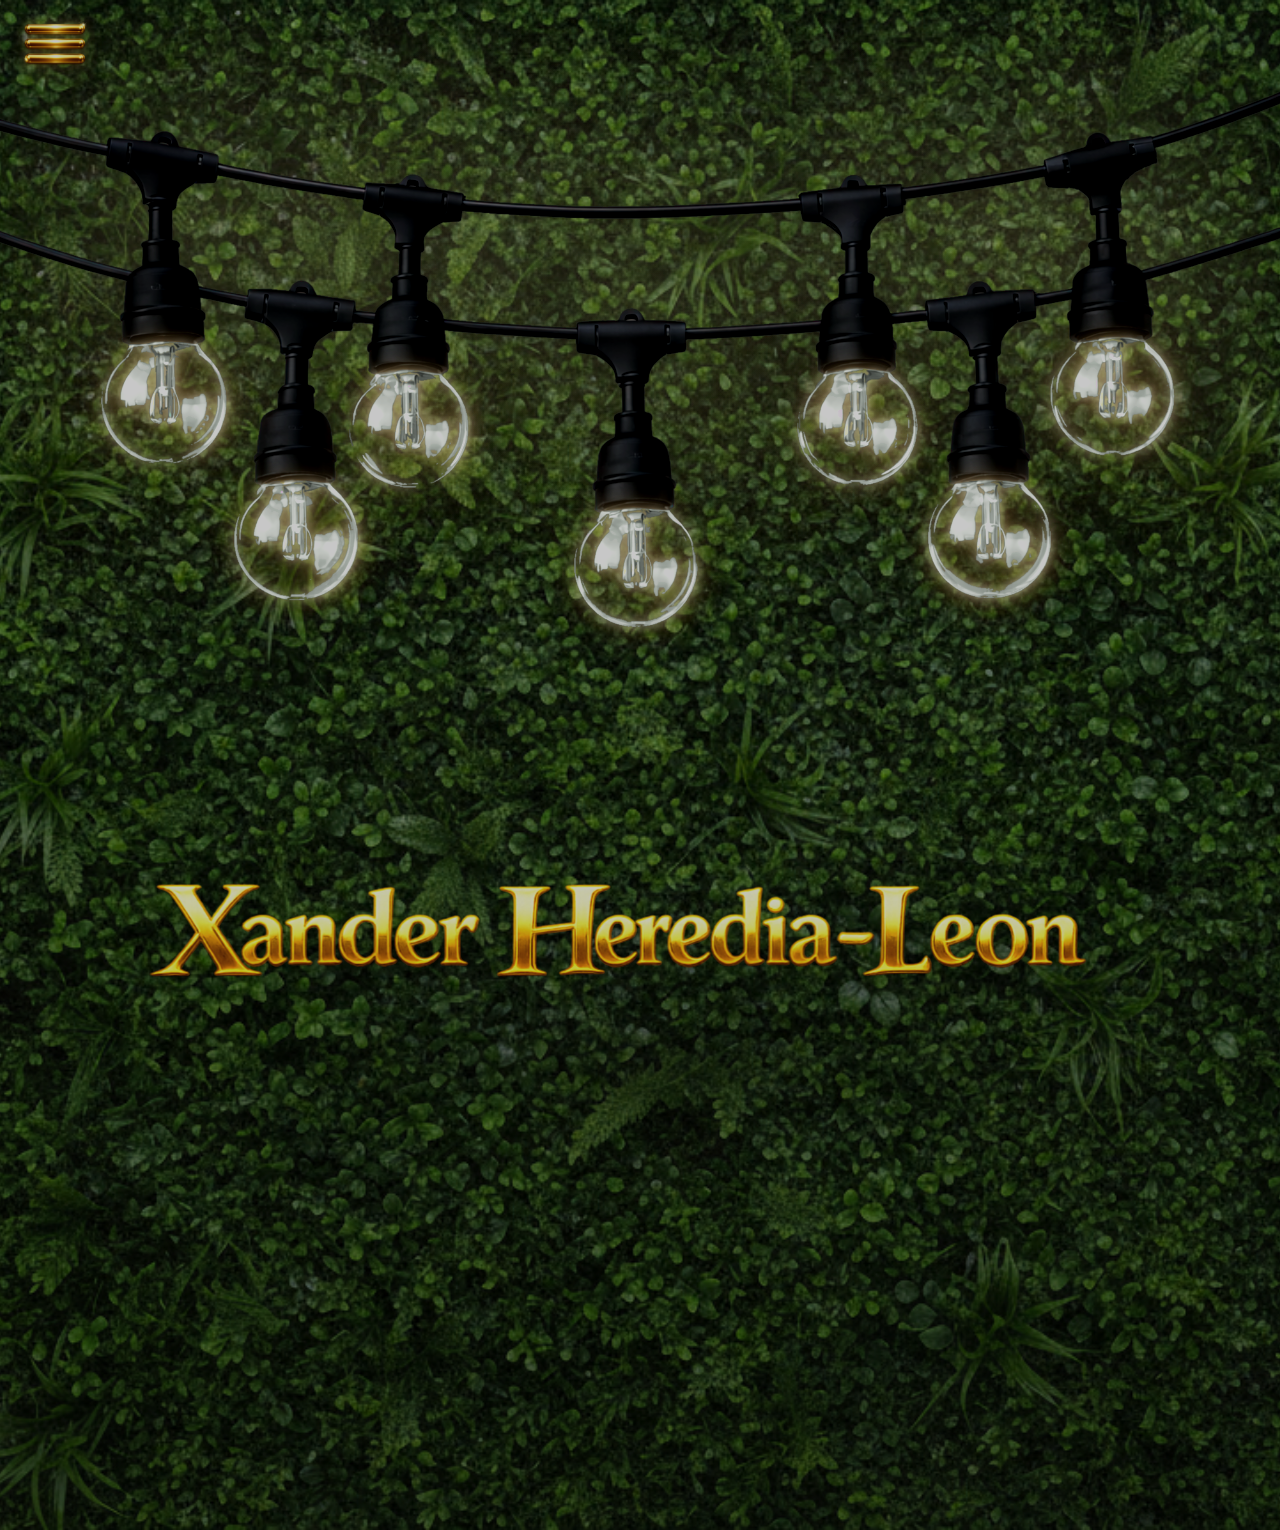
<file: index.html>
<!DOCTYPE html>
<html lang="en">
<head>
  <meta charset="UTF-8" />
  <meta name="viewport" content="width=device-width, initial-scale=1.0" />
  <title>Home</title>

  <link rel="stylesheet" href="assets/css/style.css" />
  <link rel="stylesheet" href="assets/css/string-lights.css" />
</head>
<body>

  <!-- STRING LIGHTS -->
  <div class="string-lights-wrap" aria-hidden="true">
    <div class="string-lights-stack">
      
      <img
        src="assets/images/background/string-light-base.png"
        alt=""
        class="string-lights"
      />

      <img
        src="assets/images/masks/string-light/string-light-mask.png"
        alt=""
        class="string-light-mask"
        id="stringLightMask"
      />

      <!-- NAME TAG -->
      <div class="below-lights">
        <div class="name-tag-shell">
          <img
            src="assets/images/background/name-tag.png"
            alt="Xander Heredia-Leon"
            class="name-tag"
            id="nameTag"
          />
        </div>
      </div>

    </div>
  </div>

  <!-- MENU BUTTON -->
  <button class="menu-button" id="menuButton" aria-label="Open menu">
    <img
      src="assets/images/background/menu-button.png"
      alt=""
    />
  </button>

  <!-- MAIN CONTENT -->
  <main class="home-page">
    <!-- You’ll add sections here later -->
  </main>

  <script src="assets/js/script.js"></script>
</body>
</html>
</file>
<file: assets/css/style.css>
html,
body {
  margin: 0;
  padding: 0;
  width: 100%;
  min-height: 100%;
}

body {
  min-height: 100vh;
  min-height: 100svh;
  position: relative;
  overflow-x: hidden;

  background:
    linear-gradient(rgba(0, 0, 0, 0.18), rgba(0, 0, 0, 0.18)),
    url("../images/background/grass-wall.png") center / cover no-repeat;

  filter: contrast(1.18) saturate(0.90) brightness(0.78);
}

/* DARK OVERLAY */
body::before {
  content: "";
  position: fixed;
  inset: 0;
  background:
    linear-gradient(to bottom, rgba(0, 0, 0, 0.20), rgba(0, 0, 0, 0.46)),
    radial-gradient(circle at 50% 18%, rgba(255, 213, 140, 0.03), transparent 24%);
  pointer-events: none;
  z-index: 0;
}

/* LIGHT GLOW LAYER */
body::after {
  content: "";
  position: fixed;
  inset: 0;
  pointer-events: none;
  z-index: 1;
  opacity: 1;

  background:
    radial-gradient(ellipse at 12% 15%, rgba(255, 220, 150, 0.10), transparent 16%),
    radial-gradient(ellipse at 24% 18%, rgba(255, 220, 150, 0.09), transparent 18%),
    radial-gradient(ellipse at 36% 16%, rgba(255, 220, 150, 0.11), transparent 17%),
    radial-gradient(ellipse at 50% 20%, rgba(255, 220, 150, 0.10), transparent 19%),
    radial-gradient(ellipse at 64% 17%, rgba(255, 220, 150, 0.09), transparent 18%),
    radial-gradient(ellipse at 78% 15%, rgba(255, 220, 150, 0.11), transparent 17%),
    radial-gradient(ellipse at 90% 18%, rgba(255, 220, 150, 0.10), transparent 16%),
    linear-gradient(
      to bottom,
      rgba(0, 0, 0, 0.00) 0%,
      rgba(255, 210, 130, 0.025) 16%,
      rgba(255, 200, 110, 0.04) 28%,
      rgba(255, 175, 80, 0.025) 42%,
      rgba(0, 0, 0, 0.00) 62%
    );

  mix-blend-mode: screen;
  transform-origin: top center;
  will-change: opacity, transform;
  filter: blur(18px);
}

/* MAIN PAGE */
.home-page {
  position: relative;
  z-index: 3;
  width: 100%;
  min-height: 100vh;
}

/* ========================= */
/* 🔥 MENU BUTTON (FIXED) */
/* ========================= */

.menu-button {
  position: fixed;
  top: 20px;
  left: 20px;
  width: 70px;
  z-index: 10;

  /* REMOVE DEFAULT BUTTON STYLES */
  background: transparent;
  border: none;
  padding: 0;

  cursor: pointer;

  transform: scale(0.9);
  transition: transform 0.2s ease, opacity 0.2s ease;
}

/* IMAGE INSIDE BUTTON */
.menu-button img {
  width: 100%;
  display: block;

  /* MATCH LIGHTING ENVIRONMENT */
  filter:
    drop-shadow(0 6px 12px rgba(0,0,0,0.4))
    drop-shadow(0 0 6px rgba(255, 210, 120, 0.4));
}

/* HOVER EFFECT */
.menu-button:hover {
  transform: scale(0.96);
  opacity: 0.9;
}

/* CLICK EFFECT */
.menu-button:active {
  transform: scale(0.85);
}

/* ========================= */
/* 📱 RESPONSIVE */
/* ========================= */

@media (max-width: 900px) {
  .menu-button {
    top: 16px;
    left: 16px;
    width: 60px;
  }
}

@media (max-width: 600px) {
  .menu-button {
    top: 12px;
    left: 12px;
    width: 50px;
  }

  body {
    filter: contrast(1.12) saturate(0.88) brightness(0.82);
  }

  body::after {
    filter: blur(12px);
  }
}
</file>
<file: assets/css/string-lights.css>
.string-lights-wrap {
  position: fixed;
  top: 0;
  left: 0;
  width: 100%;
  z-index: 5;
  pointer-events: none;
  user-select: none;
}

.string-lights-stack {
  position: relative;
  width: 100%;
  height: auto;
  min-height: 475px;
  overflow: visible;
  display: block;
}

.string-lights {
  display: block;
  width: 100%;
  height: auto;
  object-fit: contain;
  object-position: top center;
  filter: brightness(0.95) contrast(1.05);
}

.string-light-mask {
  position: absolute;
  top: 0;
  left: 0;
  width: 100%;
  height: 100%;
  object-fit: contain;
  object-position: top center;
  z-index: 6;
  mix-blend-mode: screen;
  will-change: opacity, filter, transform;
  opacity: 0.9;
  transform-origin: top center;
  filter: brightness(1.8) sepia(1.8) saturate(3) hue-rotate(-28deg) blur(2px);
}

/* 🔥 FIXED SPACING */
.below-lights {
  position: absolute;
  left: 50%;
  top: 100%;
  transform: translateX(-50%);
  width: min(96vw, 1300px);
  display: flex;
  justify-content: center;
  align-items: flex-start;
  margin-top: 20px; /* FIXED */
  z-index: 7;
  pointer-events: none;
}

.name-tag-shell {
  position: relative;
  width: 100%;
  display: flex;
  justify-content: center;
  align-items: flex-start;
}

/* 🔥 STRONGER SHADOW FOR DEPTH */
.name-tag-shell::after {
  content: "";
  position: absolute;
  left: 50%;
  top: 110px;
  width: min(88%, 1120px);
  height: 160px;
  transform: translateX(-50%);
  border-radius: 50%;
  background: radial-gradient(ellipse at center, rgba(0, 0, 0, 0.35), transparent 72%);
  filter: blur(22px);
  opacity: 0.9;
  z-index: 0;
  pointer-events: none;
}

/* 🔥 REDUCED SCALE FOR BETTER HIERARCHY */
.name-tag {
  position: relative;
  z-index: 1;
  width: min(96vw, 1200px);
  max-width: 1200px;
  height: auto;
  display: block;
  user-select: none;
  will-change: transform, filter;
  transform: scale(0.92);
}

/* 🔥 MORE BREATHING ROOM */
.home-page {
  min-height: 100vh;
  padding-top: clamp(600px, 70vh, 900px);
}

/* ---------------- RESPONSIVE ---------------- */

@media (max-width: 900px) {
  .string-lights-stack {
    min-height: 400px;
  }

  .below-lights {
    width: min(97vw, 1020px);
    margin-top: clamp(12px, 2vw, 18px);
  }

  .name-tag-shell::after {
    top: 90px;
    height: 130px;
  }

  .name-tag {
    width: min(97vw, 1020px);
  }

  .home-page {
    padding-top: clamp(520px, 60vh, 700px);
  }
}

@media (max-width: 600px) {
  .string-lights-stack {
    min-height: 280px;
  }

  .below-lights {
    width: min(98vw, 860px);
    margin-top: clamp(10px, 1.5vw, 14px);
  }

  .name-tag-shell::after {
    top: 60px;
    height: 100px;
    filter: blur(14px);
  }

  .name-tag {
    width: min(98vw, 860px);
    transform: scale(0.85);
  }

  .home-page {
    padding-top: clamp(420px, 55vh, 600px);
  }
}
</file>
